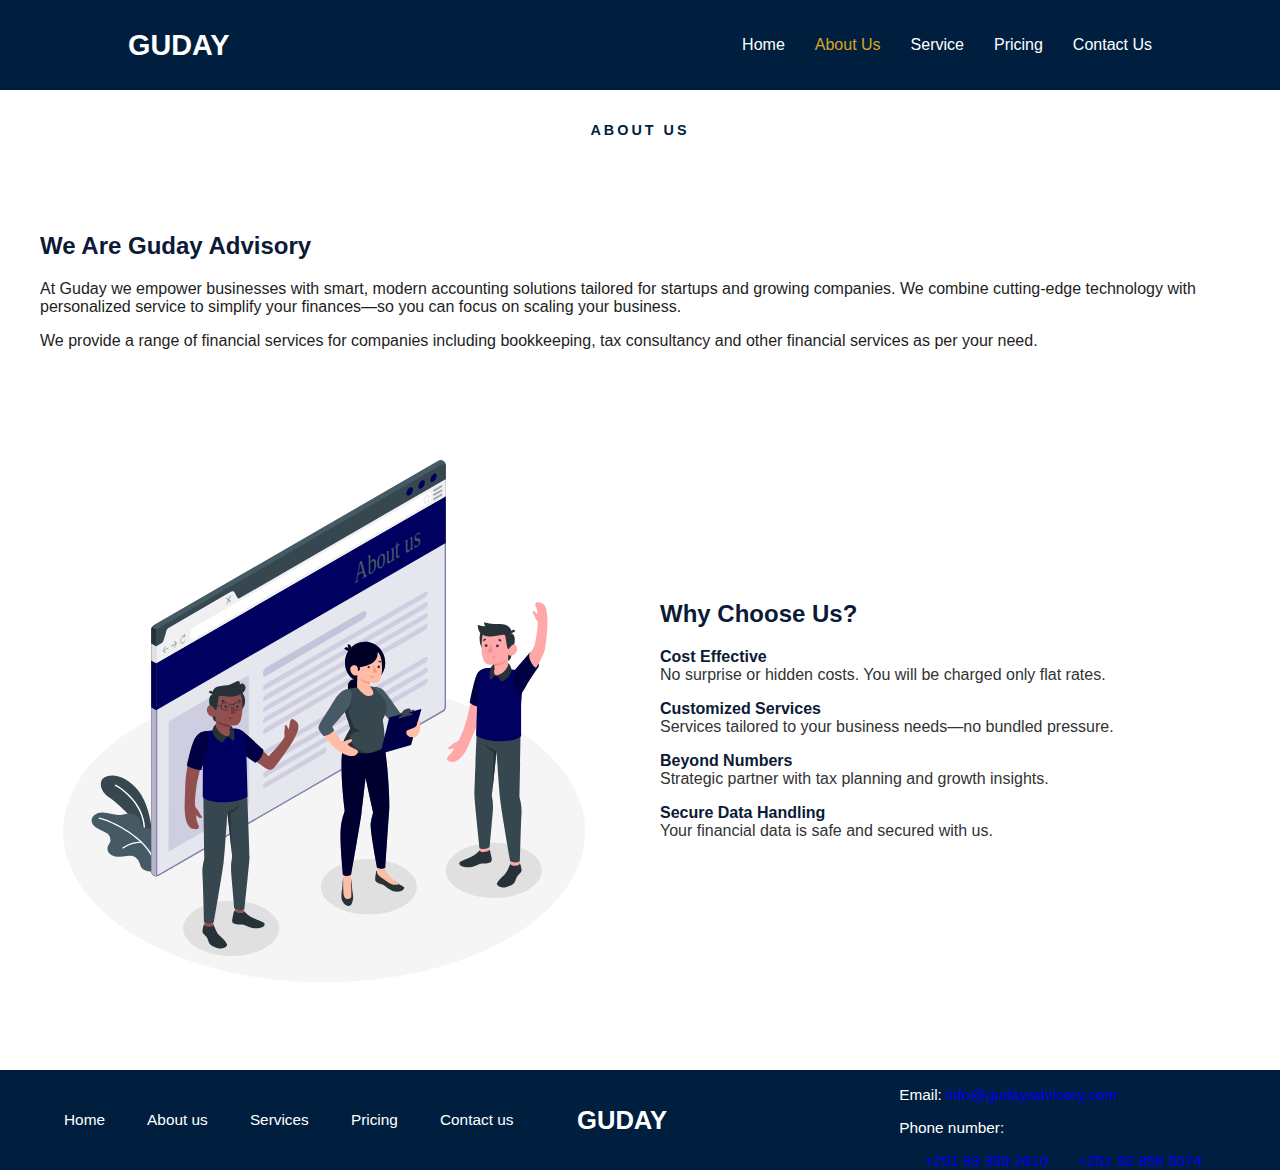
<file: Aboutus.html>
<!DOCTYPE html>
<html lang="en">
  <head>
    <meta charset="UTF-8" />
    <meta name="viewport" content="width=device-width, initial-scale=1.0" />
    <title>About Us-Guday Advisory</title>
    <link rel="stylesheet" href="about.css" />
      <link rel="icon" href="favicon.png" type="image/png"/>

    <link
      href="https://fonts.googleapis.com/css2?family=DM+Sans&display=swap"
      rel="stylesheet"
    />
    <link
      href="https://fonts.googleapis.com/css2?family=Inter&display=swap"
      rel="stylesheet"
    />
  </head>
  <body>
   <nav class="main-nav">
        <a href="index.html" class="logo">GUDAY</a>


  <!-- Hidden checkbox toggle -->
  <input type="checkbox" id="menu-toggle" class="menu-toggle" />


  <label for="menu-toggle" class="burger">
    <div class="line"></div>
    <div class="line"></div>
    <div class="line"></div>
  </label>
  <ul class="nav-links">
    <li><a href="index.html">Home</a></li>
    <li><a href="Aboutus.html" class="active">About Us</a></li>
    <li><a href="Services.html">Service</a></li>
    <li><a href="Pricing.html">Pricing</a></li>
    <li><a href="Contact us.html">Contact Us</a></li>
  </ul>
</nav>


    <p class="aboutus-heading">ABOUT US</p>

    <div class="container">
      <!-- About Section -->
      <section class="about-section">
        <div class="about-text">
          <h2>We Are Guday Advisory </h2>
          <p>
            At Guday  we empower businesses with smart, modern
            accounting solutions tailored for startups and growing companies. We
            combine cutting-edge technology with personalized service to
            simplify your finances—so you can focus on scaling your business.
          </p>
          <p>
            We provide a range of financial services for companies including
            bookkeeping, tax consultancy and other financial services as per
            your need.
          </p>
        </div>
      </section>

      <!-- Why Choose Us Section -->
      <section class="why-choose">
        <div class="why-img">
          <img src="About us page-amico.svg" alt="Team at work" />
        </div>
        <div class="why-list">
          <h2>Why Choose Us?</h2>
          <ul>
            <li>
              Cost Effective
              <span
                >No surprise or hidden costs. You will be charged only flat
                rates.</span
              >
            </li>
            <li>
              Customized Services
              <span
                >Services tailored to your business needs—no bundled
                pressure.</span
              >
            </li>
            <li>
              Beyond Numbers
              <span
                >Strategic partner with tax planning and growth insights.</span
              >
            </li>
            <li>
              Secure Data Handling
              <span>Your financial data is safe and secured with us.</span>
            </li>
          </ul>
        </div>
      </section>
    </div>
    <footer class="footer">
    <div class="footer-links-section">
        <h4 class="link-texts"><a href="index.html" class="footer-links">Home</a></h4>
        <h4 class="link-texts"><a href="Aboutus.html" class="footer-links">About us</a></h4>
        <h4 class="link-texts"><a href="Services.html" class="footer-links">Services</a></h4>
        <h4 class="link-texts"><a href="Pricing.html" class="footer-links">Pricing</a></h4>
        <h4 class="link-texts"><a href="Contact us.html" class="footer-links">Contact us</a></h4>
    </div>
    <a href="index.html"><h2 class="logo" id="footer-logo">GUDAY</h2></a>
    <div class="contact-info">
      <p><b>Email:</b><a class="footer-email" href="mailto:info@gudayadvisory.com" target="_blank" rel="noopener noreferrer"> info@gudayadvisory.com</a></p>
      <p><b>Phone number: </b></p>
      <div class="phone-numbers">
        <a href="tel:+251933592610" class="phone"> +251 93 359 2610</a>
        <a href="tel:+251928565074" class="phone"> +251 92 856 5074</a>
      </div>
    </div>
  </footer>

    </style>
  </body>
</html>
</file>
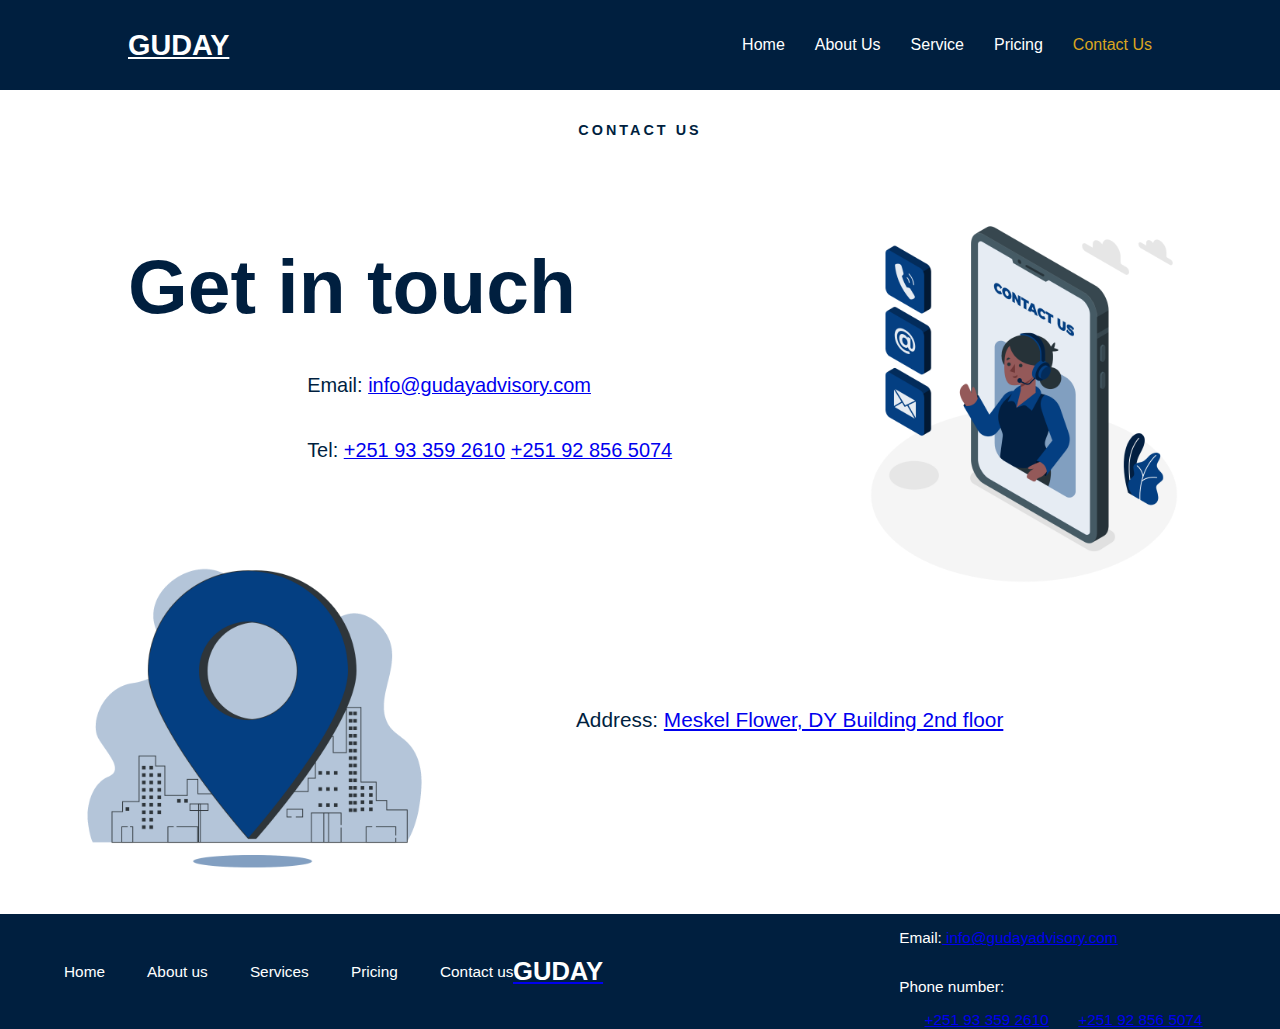
<file: Contact us.html>
<!DOCTYPE html>
<html lang="en">
<head>
  <meta charset="UTF-8" />
  <meta name="viewport" content="width=device-width, initial-scale=1.0" />
  <title>Contact Us-Guday Advisory</title>
  <link rel="stylesheet" href="contactUs.css" /> 
    <link rel="icon" href="favicon.png" type="image/png"/>

  <link href="https://fonts.googleapis.com/css2?family=DM+Sans:wght@400;700;900&display=swap" rel="stylesheet">

    <link
      href="https://fonts.googleapis.com/css2?family=Inter&display=swap"
      rel="stylesheet"
    />
</head>


<body>
   <nav class="main-nav">
  <a href="index.html" class="logo">GUDAY</a>

  <!-- Hidden checkbox toggle -->
  <input type="checkbox" id="menu-toggle" class="menu-toggle" />


  <label for="menu-toggle" class="burger">
    <div class="line"></div>
    <div class="line"></div>
    <div class="line"></div>
  </label>
  <ul class="nav-links">
    <li><a href="index.html">Home</a></li>
    <li><a href="Aboutus.html">About Us</a></li>
    <li><a href="Services.html">Service</a></li>
    <li><a href="Pricing.html">Pricing</a></li>
    <li><a href="Contact us.html" class="active">Contact Us</a></li>
  </ul>
</nav>

  <!--Contact text-->
  <p class="contact-heading" >CONTACT US</p>

  
  <!-- Contact Section -->
  <section class="contact-section">
    
    <!-- Left Side: Contact Info -->
    <div class="contact-info">
      <h2 class="contact-title">Get in touch</h2>
      <p class="contact-email">Email: <a class="main-email" href="mailto:info@gudayadvisory.com" target="_blank" rel="noopener noreferrer"> info@gudayadvisory.com</a></p>
      <p class="contact-phone">Tel:
        <a href="tel:+251933592610" class="contact-phone-number"> +251 93 359 2610</a>
        <a href="tel:+251928565074" class="contact-phone-number"> +251 92 856 5074</a>
      </p>
    </div> 

    <!-- Right Side: Illustration -->
    <div class="contact-illustration">
      <!-- Placeholder for contact illustration -->
      <img src="Contact us-amico (2).png" alt="Contact Us Illustration">
    </div>
    </section>

    <!-- Address Block -->

  <section class="address-section">

      <!-- Address Block -->
      <div class="address-block">
        <div class="map-icon">
          <!-- Placeholder for map icon -->
          <img src="Address-bro (1).png" alt="Map Icon">
        </div>

        <div class="address-text">
          <p>Address: <a class="location-link" href="https://maps.app.goo.gl/6jETHKJ6YdAhX7oR6" target="_blank" rel="noopener noreferrer">Meskel Flower, DY Building 2nd floor</a></a></p>
        </div>
        
      
      </div>

    </div>
  </section>

  <!-- Footer Section -->
  <footer class="footer">
    <div class="footer-links-section">
        <h4 class="link-texts"><a href="index.html" class="footer-links">Home</a></h4>
        <h4 class="link-texts"><a href="Aboutus.html" class="footer-links">About us</a></h4>
        <h4 class="link-texts"><a href="Services.html" class="footer-links">Services</a></h4>
        <h4 class="link-texts"><a href="Pricing.html" class="footer-links">Pricing</a></h4>
        <h4 class="link-texts"><a href="Contact us.html" class="footer-links">Contact us</a></h4>
    </div>
    <a href="index.html"><h2 class="logo" id="footer-logo">GUDAY</h2></a>
    <div class="contact-info">
      <p><b>Email:</b><a class="footer-email" href="mailto:info@gudayadvisory.com" target="_blank" rel="noopener noreferrer"> info@gudayadvisory.com</a></p>
      <p><b>Phone number: </b></p>
      <div class="phone-numbers">
        <a href="tel:+251933592610" class="phone"> +251 93 359 2610</a>
        <a href="tel:+251928565074" class="phone"> +251 92 856 5074</a>
      </div>
    </div>
  </footer>

</body>
</html>
</file>
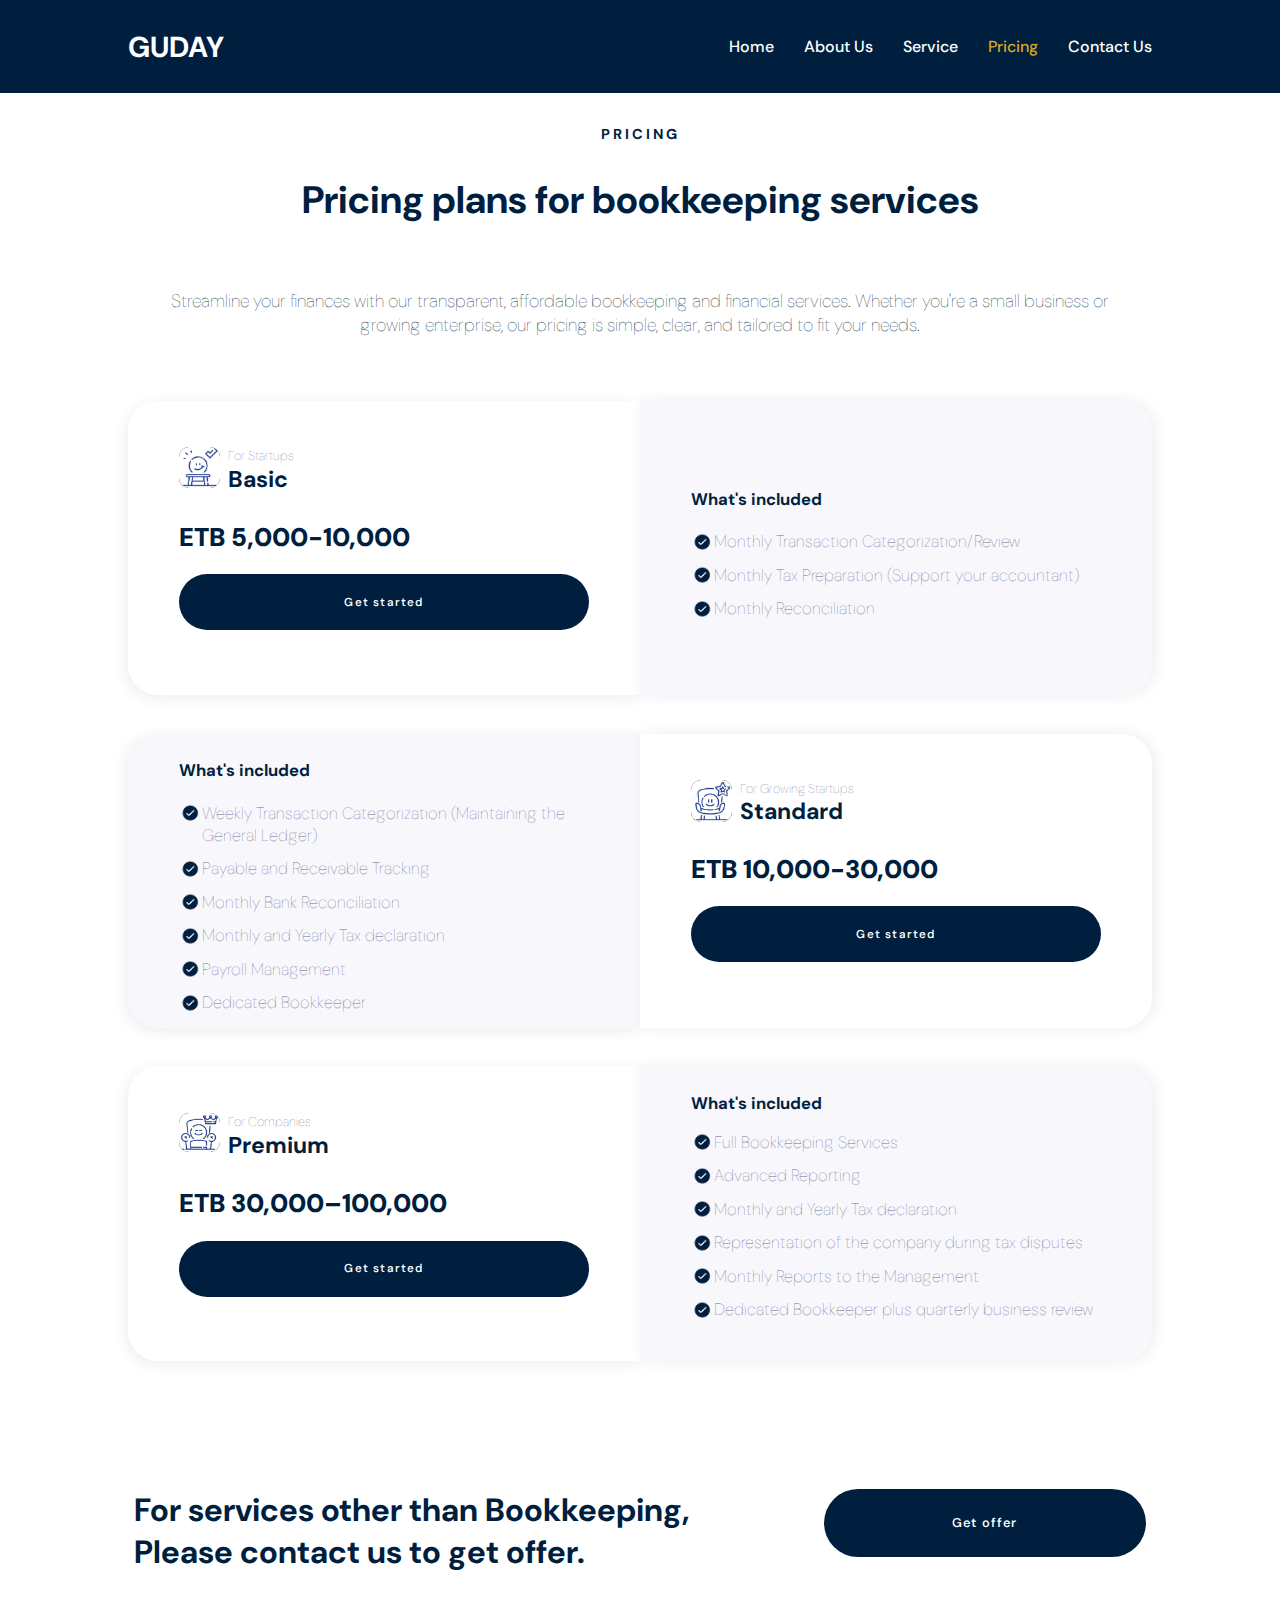
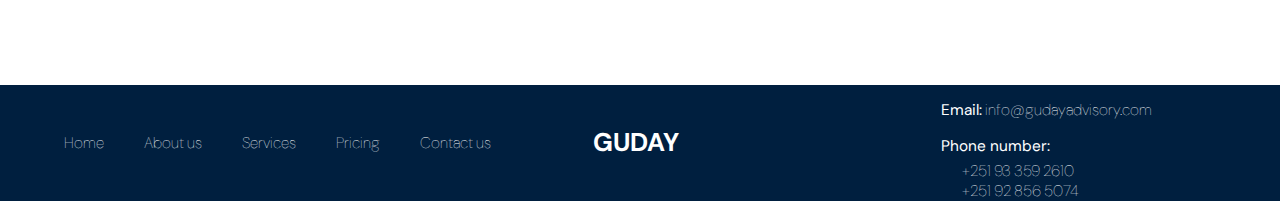
<file: Pricing.html>
<!DOCTYPE html>
<html lang="en">
<head>
  <meta charset="UTF-8">
  <meta name="viewport" content="width=device-width, initial-scale=1.0"/>
  <title>Pricing Plans-Guday Advisory</title>
  <link rel="stylesheet" href="Pricing.css">
  <link rel="icon" href="favicon.png" type="image/png"/>
  <link href="https://fonts.googleapis.com/css2?family=DM+Sans:wght@400;700;900&display=swap" rel="stylesheet">
</head>
<body>

  
  <body>
    <nav class="main-nav">
      <a href="index.html" class="logo">GUDAY</a>
      <input type="checkbox" id="menu-toggle" class="menu-toggle" />

      <label for="menu-toggle" class="burger">
        <div class="line"></div>
        <div class="line"></div>
        <div class="line"></div>
      </label>
      <ul class="nav-links">
        <li><a href="index.html">Home</a></li>
        <li><a href="Aboutus.html">About Us</a></li>
        <li><a href="Services.html">Service</a></li>
        <li><a href="Pricing.html" class="active">Pricing</a></li>
        <li><a href="Contact us.html">Contact Us</a></li>
      </ul>
    </nav>

  <!-- Main Content Section -->
  <main class="pricing-page">

    <p class="pricing-heading" >PRICING</p>

    <!-- Intro Section -->
    <section class="intro-section">
      <h2 class="page-title">Pricing plans for bookkeeping services</h2>
      <p class="page-description">
        Streamline your finances with our transparent, affordable bookkeeping and financial services.
        Whether you're a small business or growing enterprise, our pricing is simple, clear, and tailored to fit your needs.
      </p>
    </section>

    <!-- Basic Plan -->
    <section class="pricing-card-basic">
      <div class="basic-left-section">
        <div class="basic-left-content">
          <div class="basic-intro-container">
            <img class="basic-icon" src="basic-pricing-icon.PNG" alt="Basic Plan Icon">
            <div class="basic-plan-intro-title">
              <p class="basic-plan-intro">For Startups</p>
              <h3 class="basic-plan-title">Basic</h3>
            </div>
          </div>
          <p class="basic-price-range"><strong>ETB 5,000-10,000</strong></p>
            <a class="btn-basic" href="Contact us.html"><span>Get started</span></a>
        </div>
      </div>
      <div class="basic-right-section">
        <div class="basic-right-content">  
          <p class="basic-right-title">What's included</p>        
          <ul class="basic-right-list">
            <li class="basic-right-lists" >Monthly Transaction Categorization/Review</li>
            <li class="basic-right-lists" >Monthly Tax Preparation (Support your accountant)</li>
            <li class="basic-right-lists" >Monthly Reconciliation</li>
          </ul>
        </div>
      </div>
      
    </section>

    <!-- Standard Plan -->
    <section class="pricing-card-standard">
      <div class="standard-left-section">
        <div class="standard-left-content">  
          <p class="standard-left-title">What's included</p>        
          <ul class="standard-left-list">
            <li class="standard-left-lists">Weekly Transaction Categorization (Maintaining the General Ledger)</li>
            <li class="standard-left-lists">Payable and Receivable Tracking</li>
            <li class="standard-left-lists">Monthly Bank Reconciliation</li>
            <li class="standard-left-lists">Monthly and Yearly Tax declaration</li>
            <li class="standard-left-lists">Payroll Management</li>
            <li class="standard-left-lists">Dedicated Bookkeeper</li>
          </ul>
        </div>
      </div>
      <div class="standard-right-section">
        <div class="standard-right-content">
          <div class="standard-intro-container">
            <img class="standard-icon" src="standard-pricing-icon.PNG" alt="Standard Plan Icon">
            <div class="standard-plan-intro-title">
              <p class="standard-plan-intro">For Growing Startups</p>
              <h3 class="standard-plan-title">Standard</h3>
            </div>
          </div>
          <p class="standard-price-range"><strong>ETB 10,000-30,000</strong></p>
            <a class="btn-standard" href="Contact us.html"><span>Get started</span></a>
        </div>
      </div>
    </section>

<!-- Premium Plan -->
<section class="pricing-card-premium">
  <div class="premium-left-section">
    <div class="premium-left-content">
      <div class="premium-intro-container">
        <img class="premium-icon" src="premium-pricing-icon.PNG" alt="Premium Plan Icon">
        <div class="premium-plan-intro-title">
          <p class="premium-plan-intro">For Companies</p>
          <h3 class="premium-plan-title">Premium</h3>
        </div>
      </div>
      <p class="premium-price-range"><strong>ETB 30,000–100,000</strong></p>
        <a class="btn-premium" href="Contact us.html"><span>Get started</span></a>
    </div>
  </div>
  <div class="premium-right-section">
    <div class="premium-right-content">  
      <p class="premium-right-title">What's included</p>        
      <ul class="premium-right-list">
        <li class="premium-right-lists">Full Bookkeeping Services</li>
        <li class="premium-right-lists">Advanced Reporting</li>
        <li class="premium-right-lists">Monthly and Yearly Tax declaration</li>
        <li class="premium-right-lists">Representation of the company during tax disputes</li>
        <li class="premium-right-lists">Monthly Reports to the Management</li>
        <li class="premium-right-lists">Dedicated Bookkeeper plus quarterly business review</li>
      </ul>
    </div>
  </div>
</section>


    <!-- Custom Offer Section -->
    <section class="custom-offer">
      <P id="custom-offer-text">For services other than Bookkeeping, <br> Please contact us to get offer.</p>
      <a class="btn-get-offer" href="Contact us.html"><span>Get offer</span></a>
    </section>

  </main>

  <!-- Footer Section -->
  <footer class="footer">
    <div class="footer-links-section">
        <h4 class="link-texts"><a href="index.html" class="footer-links">Home</a></h4>
        <h4 class="link-texts"><a href="Aboutus.html" class="footer-links">About us</a></h4>
        <h4 class="link-texts"><a href="Services.html" class="footer-links">Services</a></h4>
        <h4 class="link-texts"><a href="Pricing.html" class="footer-links">Pricing</a></h4>
        <h4 class="link-texts"><a href="Contact us.html" class="footer-links">Contact us</a></h4>
    </div>
    <a href="index.html"><h2 class="logo" id="footer-logo">GUDAY</h2></a>
    <div class="contact-info">
      <p><b>Email:</b><a class="footer-email" href="mailto:info@gudayadvisory.com" target="_blank" rel="noopener noreferrer"> info@gudayadvisory.com</a></p>
      <p><b>Phone number: </b></p>
      <div class="phone-numbers">
        <a href="tel:+251933592610" class="phone"> +251 93 359 2610</a>
        <a href="tel:+251928565074" class="phone"> +251 92 856 5074</a>
      </div>
    </div>
  </footer>
</body>
</html>
</file>
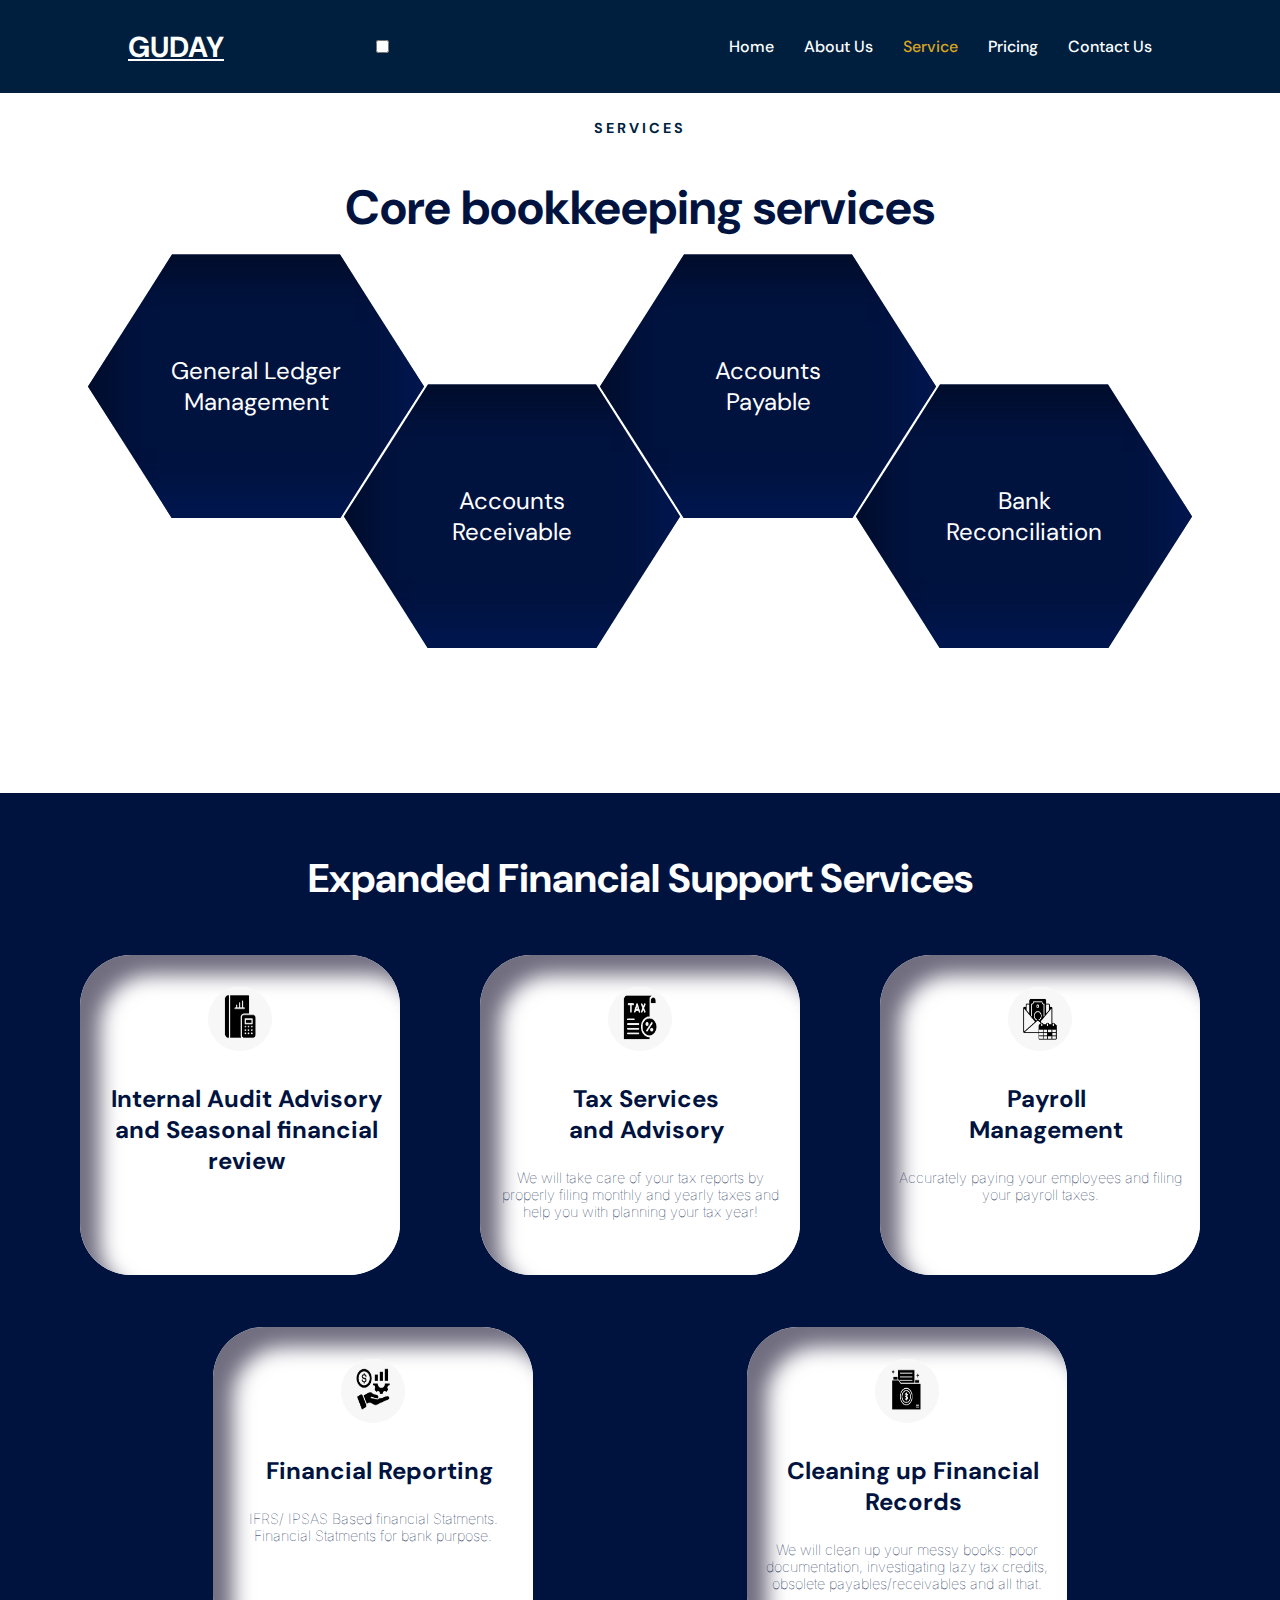
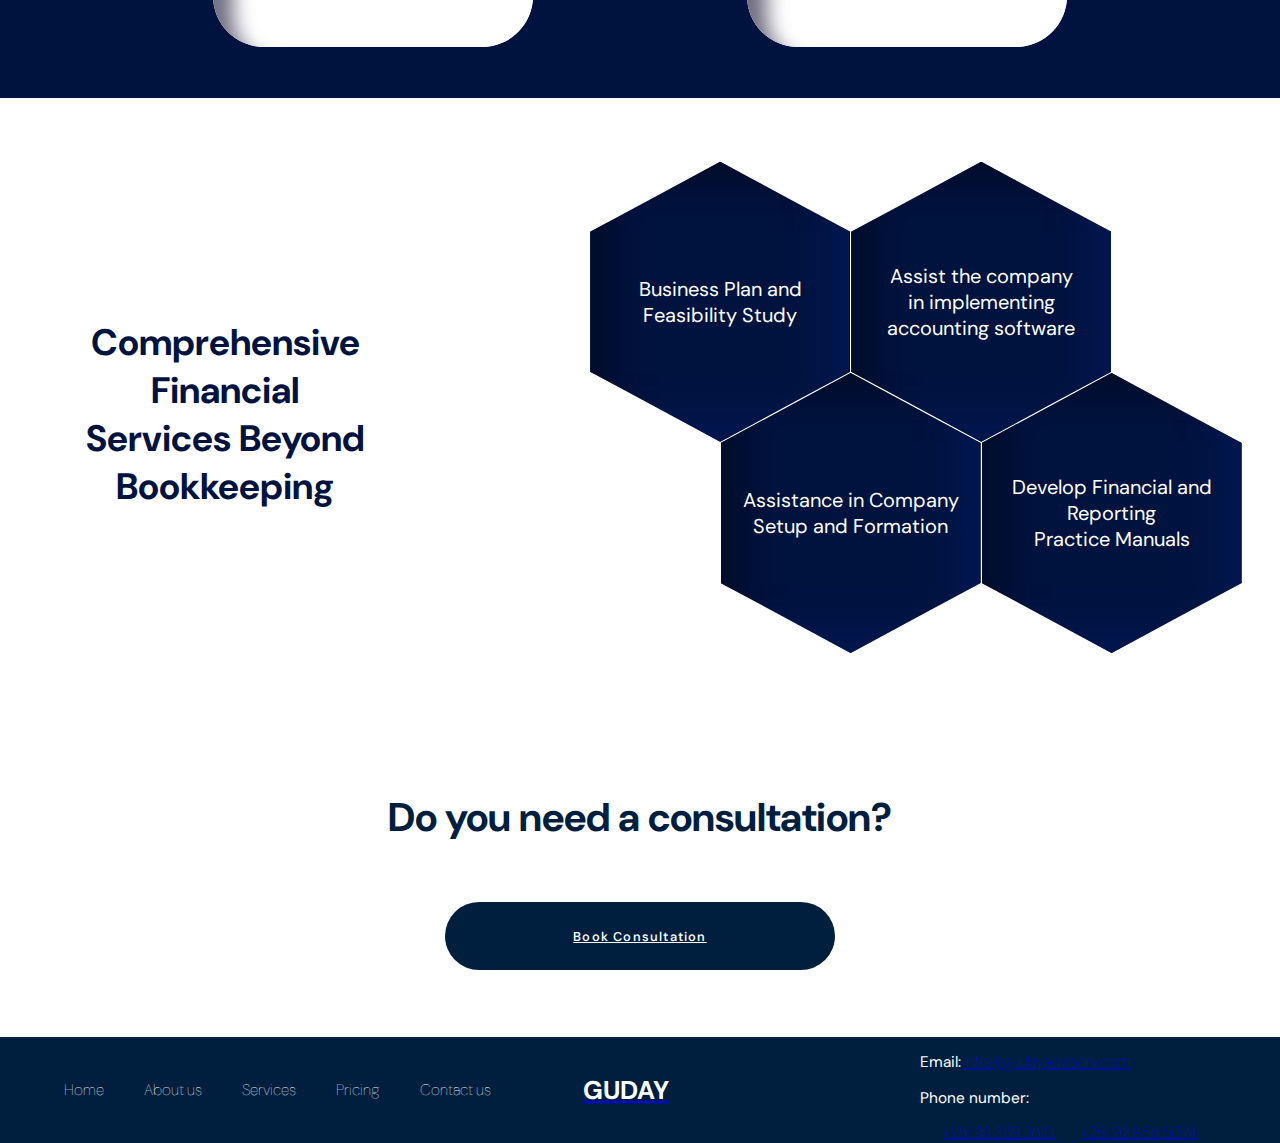
<file: Services.html>
<!DOCTYPE html>
<html lang="en">
  <head>
    <meta charset="UTF-8" />
    <meta name="viewport" content="width=device-width, initial-scale=1.0" />
    <title>Services-Guday Advisory</title>
    <link rel="stylesheet" href="Services.css" />
    <link rel="icon" href="favicon.png" type="image/png" />
    <link
      href="https://fonts.googleapis.com/css2?family=DM+Sans:wght@400;700;900&display=swap"
      rel="stylesheet"
    />

    <link
      href="https://fonts.googleapis.com/css2?family=Inter&display=swap"
      rel="stylesheet"
    />
  </head>

  <body>
    <nav class="main-nav">
      <a href="index.html" class="logo">GUDAY</a>

      <!-- Hidden checkbox toggle -->
      <input type="checkbox" id="menu-toggle" class="menu-toggle" />

      <label for="menu-toggle" class="burger">
        <div class="line"></div>
        <div class="line"></div>
        <div class="line"></div>
      </label>
      <ul class="nav-links">
        <li><a href="index.html">Home</a></li>
        <li><a href="Aboutus.html">About Us</a></li>
        <li><a href="Services.html" class="active">Service</a></li>
        <li><a href="Pricing.html">Pricing</a></li>
        <li><a href="Contact us.html">Contact Us</a></li>
      </ul>
    </nav>
    <!--Services text-->
    <p class="services-heading">SERVICES</p>

    <!-- Core Bookkeeping Services Section -->
    <h2 class="first-section-title">Core bookkeeping services</h2>
    <section class="core-services">
      <div class="core-service-boxes">
        <div class="core-service-box-top core-phone-bottom">
          General Ledger <br />
          Management
        </div>
        <div class="core-service-box-bottom core-phone-bottom">
          Accounts<br />
          Receivable
        </div>
        <div class="core-service-box-top core-phone-top">
          Accounts<br />
          Payable
        </div>
        <div class="core-service-box-bottom core-phone-top">
          Bank<br />
          Reconciliation
        </div>
      </div>
    </section>

    <!-- Expanded Financial Support Services Section -->
    <section class="expanded-services">
      <h2 class="second-section-title">Expanded Financial Support Services</h2>
      <div class="expanded-services-items-top">
        <div class="expanded-service-item">
          <img
            class="expanded-service-item-icon"
            src="bookkeeping-icon.PNG"
            alt="Payroll Icon"
          />
          <section id="bookkeeping"></section>
          <h3 class="expanded-service-item-title">
            Internal Audit Advisory and Seasonal financial review
          </h3>
          <!-- <p class="expanded-service-item-content">
            We will help you to be clean and current with our dedicated teams to
            book and organize your financials.
          </p> -->
        </div>
        <div class="expanded-service-item">
          <img
            class="expanded-service-item-icon"
            src="tax-icon.PNG"
            alt="Payroll Icon"
          />
          <section id="tax"></section>
          <h3 class="expanded-service-item-title">
            Tax Services <br />
            and Advisory
          </h3>
          <p class="expanded-service-item-content">
            We will take care of your tax reports by properly filing monthly and
            yearly taxes and help you with planning your tax year!
          </p>
        </div>
        <div class="expanded-service-item">
          <img
            class="expanded-service-item-icon"
            src="payroll-icon.PNG"
            alt="Payroll Icon"
          />
          <section id="payroll"></section>
          <h3 class="expanded-service-item-title">
            Payroll <br />
            Management
          </h3>
          <p class="expanded-service-item-content">
            Accurately paying your employees and filing your payroll taxes.
          </p>
        </div>
      </div>
      <div class="expanded-services-items-bottom">
        <div class="expanded-service-item">
          <img
            class="expanded-service-item-icon"
            src="finance managment.PNG"
            alt="Payroll Icon"
          />
          <section id="reporting"></section>
          <h3 class="expanded-service-item-title">Financial Reporting</h3>
          <p class="expanded-service-item-content">
            IFRS/ IPSAS Based financial Statments. Financial Statments for bank
            purpose.
          </p>
        </div>
        <div class="expanded-service-item">
          <img
            class="expanded-service-item-icon"
            src="Cleaning up Financial Records.PNG"
            alt="Payroll Icon"
          />
          <h3 class="expanded-service-item-title">
            Cleaning up Financial Records
          </h3>
          <p class="expanded-service-item-content">
            We will clean up your messy books: poor documentation, investigating
            lazy tax credits, obsolete payables/receivables and all that.
          </p>
        </div>
      </div>
    </section>

    <!-- Comprehensive Financial Services Section -->
    <section class="comprehensive-services">
      <h2 class="third-section-title">
        Comprehensive Financial<br />
        Services Beyond Bookkeeping
      </h2>
      <div class="comprehensive-services-boxes">
        <div class="service-tags-top">
          <div class="tag-1">Business Plan and Feasibility Study</div>
          <div class="tag-2">
            Assist the company <br />in implementing <br />accounting software
          </div>
        </div>
        <div class="service-tags-bottom">
          <div class="tag-3">Assistance in Company Setup and Formation</div>
          <div class="tag-4">
            Develop Financial and <br />
            Reporting <br />
            Practice Manuals
          </div>
        </div>
      </div>
    </section>

    <section class="consultation-section">
      <h2 class="consultation-title">Do you need a consultation?</h2>
      <a href="Contact us.html" class="consultation-button"
        ><span>Book Consultation</span></a
      >
    </section>

    <!-- Footer Section -->
    <footer class="footer">
      <div class="footer-links-section">
        <h4 class="link-texts">
          <a href="index.html" class="footer-links">Home</a>
        </h4>
        <h4 class="link-texts">
          <a href="Aboutus.html" class="footer-links">About us</a>
        </h4>
        <h4 class="link-texts">
          <a href="Services.html" class="footer-links">Services</a>
        </h4>
        <h4 class="link-texts">
          <a href="Pricing.html" class="footer-links">Pricing</a>
        </h4>
        <h4 class="link-texts">
          <a href="Contact us.html" class="footer-links">Contact us</a>
        </h4>
      </div>
      <a href="index.html"><h2 class="logo" id="footer-logo">GUDAY</h2></a>
      <div class="contact-info">
        <p>
          <b>Email:</b
          ><a
            class="footer-email"
            href="mailto: info@gudayadvisory.com"
            target="_blank"
            rel="noopener noreferrer"
          >
            info@gudayadvisory.com</a
          >
        </p>
        <p><b>Phone number: </b></p>
        <div class="phone-numbers">
          <a href="tel:+251933592610" class="phone"> +251 93 359 2610</a>
          <a href="tel:+251928565074" class="phone"> +251 92 856 5074</a>
        </div>
      </div>
    </footer>
  </body>
</html>
</file>
<file: about.css>
body {
        margin: 0;
        font-family: "Segoe UI", sans-serif;
        color: #1e1e1e;
        background-color: #ffffff;
      }

      a{
        text-decoration: none;
      }

      header.hero {
        background: whitesmoke;
        height: 60vh;
        display: flex;
        align-items: center;
        justify-content: center;
        color: white;
        text-align: center;
      }

      header.hero h1 {
        font-size: 3rem;
        background: rgba(0, 0, 50, 0.6);
        padding: 20px 40px;
        border-radius: 8px;
      }
        /* Navigation Bar */
.main-nav {
  display: flex;
  justify-content: space-between;
  align-items: center;
  background-color: #001f3f; /* Navy Blue */
  padding: 20px 10%;
  /*position: sticky;*/
  top: 0;
  z-index: 1000;
}

.logo {
  color: white;
  font-size: 1.8rem;
  font-weight: bold;
}

/* Nav Links */
.nav-links {
  list-style: none;
  display: flex;
  gap: 30px;
}

.nav-links li a {
  text-decoration: none;
  color: white;
  font-weight: 500;
  transition: color 0.3s ease;
}

.nav-links li a:hover,
.nav-links li a.active {
  color: goldenrod; /* Highlight color on hover or active */
}
.burger {
        display: none;
        flex-direction: column;
        gap: 5px;
        cursor: pointer;
      }

      .burger .line {
        width: 25px;
        height: 3px;
        background: white;
      }

.aboutus-heading{
    margin-top: 2.5%;
    text-align: center;
    font-weight: bold;
    font-size: 90%;
    color: #001F3F;
    letter-spacing: 3px
}
.first-section-title{
    text-align: center;
    font-weight:bolder;
    font-size: 300%;
}
      .container {
        max-width: 1200px;
        margin: auto;
        padding: 60px 20px;
      }

      .about-section {
        display: flex;
        flex-wrap: wrap;
        margin-bottom: 60px;
      }

      .about-text {
        flex: 1;
        padding-right: 30px;
      }

      h2 {
        color: #0b1a36;
        margin-bottom: 20px;
      }

      .why-choose {
        display: flex;
        flex-wrap: wrap;
        align-items: center;
        gap: 40px;
      }

      .why-img {
        flex: 1;
      }

      .why-img img {
        width: 100%;
        border-radius: 8px;
      }

      .why-list {
        flex: 1;
      }

      .why-list ul {
        list-style: none;
        padding: 0;
      }

      .why-list li {
        margin-bottom: 16px;
        font-weight: bold;
        color: #0b1a36;
      }

      .why-list li span {
        display: block;
        font-weight: normal;
        color: #333;
      }
      /* FOOTER */

footer{
    display: flex;
    justify-content: space-between;
    align-items: center;
    background-color: #001F3F;
    color: white;
    font-size: 1.2w;
}

.footer-links-section{
    display: flex;
    justify-content: space-between;
    text-align: center;
    margin-left: 5%;
    font-size: 90%;
    gap: 15%;
}

.link-texts, .phone,.contact-info{
    white-space: nowrap; 
    font-weight: lighter;
    font-size: 1.2vw;
    font-family: DMSans, sans-serif;

}

.footer-links{
    color: white;
    text-decoration: none;
}

#footer-logo{
    font-size: 2vw;
}

a{
    text-decoration: none;
}

.contact-info{
    margin-right: 10%;
}

.phone{
    margin-left: 10%;
}

     
  
.menu-toggle {
  display: none;
}

@media (max-width: 800px) {
  .burger {
    display: flex;
  }

  .nav-links {
    display: none;
    position: absolute;
    top: 70px;
    right: 20px;
    width: 200px;
    flex-direction: column;
    background-color:navy;
    padding: 1rem;
    border-radius: 8px;
    z-index: 999;
  }

header.hero h1 {
    font-size: 2rem;
    padding: 15px 20px;
  }

  .container {
    flex-direction: column;
    padding: 1rem;
  }

  .about-section {
    flex-direction: column;
    text-align: center;
  }

  .about-text, .about-image {
    width: 100%;
  }
  .menu-toggle:checked ~ .nav-links {
    display: flex;
  }
  .why-choose {
    flex-direction: column;
    text-align: center;
    padding: 1rem;
  }

  .why-list {
    order: 2;
  }

  .why-img {
    order: 1;
  }

  footer{
        padding: 5%;
    }

  #footer-logo{
        align-items: start;
        order: 1;
        font-size: 4vw;
    }
    a{
      text-decoration: none;
    }

    .footer-links-section{
        flex-direction: column;
        align-items: center;
        order: 2;
        font-size: 10vw;
    }

    .link-texts,.contact-info,.phone{
        font-size: 2vw;
    }

    .contact-info,.phone{
        order: 3;
        font-size: 2.5vw;
        margin-right: 0;
    }
}
</file>
<file: contactUs.css>
.main-nav {
  display: flex;
  justify-content: space-between;
  align-items: center;
  background-color: #001f3f; /* Navy Blue */
  padding: 20px 10%;
  /*position: sticky;*/
  top: 0;
  z-index: 1000;
}

.logo {
  color: white;
  font-size: 1.8rem;
  font-weight: bold;
}

/* Nav Links */
.nav-links {
  list-style: none;
  display: flex;
  gap: 30px;
}

.nav-links li a {
  text-decoration: none;
  color: white;
  font-weight: 500;
  transition: color 0.3s ease;
}

.nav-links li a:hover,
.nav-links li a.active {
  color: goldenrod; /* Highlight color on hover or active */
}

.menu-toggle {
  display: none;
}

.burger {
        display: none;
        flex-direction: column;
        gap: 5px;
        cursor: pointer;
}

.burger .line {
    width: 25px;
    height: 3px;
    background: white;
}
/* END OF NAV BAR */

body{
    margin: 0;
    padding: 0;
    font-family: 'DMSans', sans-serif;
    color: #001F3F;
}

.main-nav {
  display: flex;
  justify-content: space-between;
  align-items: center;
  background-color: #001f3f; /* Navy Blue */
  padding: 20px 10%;
  /*position: sticky;*/
  top: 0;
  z-index: 1000;
}

.logo {
  color: white;
  font-size: 1.8rem;
  font-weight: bold;
}

/* Nav Links */
.nav-links {
  list-style: none;
  display: flex;
  gap: 30px;
}

.nav-links li a {
  text-decoration: none;
  color: white;
  font-weight: 500;
  transition: color 0.3s ease;
}

.nav-links li a:hover,
.nav-links li a.active {
  color: goldenrod; /* Highlight color on hover or active */
}
.contact-illustration{
    width: 30%;
    margin-right: 5%;
    overflow: hidden;
}
.contact-heading{
    margin-top: 2.5%;
    text-align: center;
    font-weight: bold;
    font-size: 90%;
    color: #001F3F;
    letter-spacing: 3px;
}

img{
    width: 100%;
    height: 100%;
    object-fit: cover;
}
.map-icon{
    width: 30%;
    margin-left: 5%;
}

.contact-section{
    margin-top: 5%;
    display: flex;
    justify-content: space-between;
}
.contact-info{
    display: flex;
    flex-direction: column;
    margin-left: 10%;
    justify-content:flex-start;
}

.contact-title{
    font-family: DMSans, sans-serif;
    color: #001F3F;
    font-weight: bold;
    font-size: 500%;
    margin-top: 9%;
    margin-bottom: 5%;
}

.contact-email, .contact-phone{
    font-family: DMSans, sans-serif;
    margin-bottom: 5%;
    margin-left: 40%;
    justify-content: space-evenly;
    font-size: 130%;
}

.address-block{
    margin-top: -5%;
    display:flex;
}

.address-text{
    display: flex;
    flex-direction: column;
    justify-content: center;
    margin-left: 10%;
    font-size: 130%;

}

/* FOOTER */

footer{
    display: flex;
    justify-content: space-between;
    align-items: center;
    background-color: #001F3F;
    color: white;
    font-size: 1.2w;
}

.footer-links-section{
    display: flex;
    justify-content: space-between;
    text-align: center;
    margin-left: 5%;
    font-size: 90%;
    gap: 15%;
}

.link-texts, .phone,.contact-info{
    white-space: nowrap; 
    font-weight: lighter;
    font-size: 1.2vw;
}

.footer-links{
    color: white;
    text-decoration: dotted;
}

#footer-logo{
    font-size: 2vw;
    /* for editing logo */
}

.contact-info{
    margin-right: 10%;
}

.phone{
    margin-left: 10%;
}


@media (max-width: 800px) {
    .burger {
        display: flex;
    }

    .nav-links {
        display: none;
        position: absolute;
        top: 70px;
        right: 20px;
        flex-direction: column;
        background-color:navy;
        padding: 1rem;
        border-radius: 8px;
        z-index: 999;
    }

    .menu-toggle:checked ~ .nav-links {
        display: flex;
    } 
    
    .contact-heading{
        display: none;
    }
    .contact-illustration, .map-icon {
        width: 60%;
        margin: 0;
    }
    
    .contact-section {
        flex-direction: column;
        align-items: center;
    }
    
    .contact-title {
        font-size: 8vw;
        text-align: center;
    }
    
    .contact-email, .contact-phone {
        margin-left: 0;
        text-align: center;
    }
    
    .address-block {
        flex-direction: column;
        align-items: center;
    }

    .address-text {
        margin: auto 10%;
        text-align: justify;
        display: flex;
        font-size: 4vw;   
    }

    footer{
        padding: 5%;
    }

    #footer-logo{
        align-items: start;
        order: 1;
        font-size: 4vw;
    }

    .footer-links-section{
        flex-direction: column;
        align-items: center;
        order: 2;
        font-size: 10vw;
    }

    .link-texts,.contact-info,.phone{
        font-size: 2vw;
    }

    .contact-info,.phone{
        order: 3;
        font-size: 2.5vw;
        margin-right: 0;
    }
}
</file>
<file: Pricing.css>
/* HEADER GOES HERE */

.main-nav {
  display: flex;
  justify-content: space-between;
  align-items: center;
  background-color: #001f3f; /* Navy Blue */
  padding: 20px 10%;
  /*position: sticky;*/
  top: 0;
  z-index: 1000;
}

.logo {
  color: white;
  font-size: 1.8rem;
  font-weight: bold;
   transition: color 0.3s ease;
}
.logo:hover {
  color: gold;
}

/* Nav Links */
.nav-links {
  list-style: none;
  display: flex;
  gap: 30px;
}

.nav-links li a {
  text-decoration: none;
  color: white;
  font-weight: 500;
  transition: color 0.3s ease;
}

.nav-links li a:hover,
.nav-links li a.active {
  color: goldenrod; /* Highlight color on hover or active */
}

.menu-toggle {
  display: none;
}

.burger {
        display: none;
        flex-direction: column;
        gap: 5px;
        cursor: pointer;
}

.burger .line {
    width: 25px;
    height: 3px;
    background: white;
}
/* END OF NAV BAR */

body{
    margin: 0;
    font-family: 'DM Sans', sans-serif;
    color: #001F3F;
}

a{
    text-decoration: none;
}

.basic-right-list, .standard-left-list, .premium-right-list{
    margin-top: 0.5vw;
    list-style: none;
    padding-left: 0;
}

.basic-right-list li, .standard-left-list li, .premium-right-list li {
  position: relative;
  padding-left: 1.8vw;
  margin-bottom: 0.9vw;
}

.basic-right-list li::before, .standard-left-list li::before, .premium-right-list li::before {
  content: "";
  position: absolute;
  left: 0;
  top: 0.2vw;
  width: 1.7vw;
  height: 1.7vw;
  background-image: url('list-icon.PNG');
  background-size: contain;
  background-repeat: no-repeat;
}

.pricing-heading{
    margin-top: 2.5%;
    text-align: center;
    font-weight: bold;
    font-size: 90%;
    color: #001F3F;
    letter-spacing: 3px;
}

.page-title{
    text-align: center;
    font-weight:bolder;
    font-size: 3vw;
}

.page-description{
    text-align: center;
    font-weight:lighter;
    font-size: 1.4vw;
    margin: 5% 12%;
}

.pricing-card-basic,.pricing-card-standard,.pricing-card-premium{
    display: flex;
    justify-content: center;
    height: 23vw;
    color:#001F3F;
    margin: 3vw 0%;
}

.basic-left-section, .basic-right-section, .standard-left-section, .standard-right-section,.premium-left-section, .premium-right-section{
    height: 100%;
    width: 40%;
}

.basic-left-section, .standard-right-section, .premium-left-section{
    border-radius: 30px 0px 0px 30px;
    background-color: white;
    box-shadow: -2px 3px 15px #ecedee;
}

.basic-left-content, .standard-right-content, .premium-left-content{
    margin: 9% 10%;
}

.basic-intro-container, .standard-intro-container, .premium-intro-container{
    margin-top: 6%;
    display: flex;
    gap: 2%;
}

.basic-icon, .standard-icon, .premium-icon{
    width: 10%;
    height: 10%;
    background-color: black;
    border-radius: 10px;
}

.basic-plan-intro-title, .standard-plan-intro-title, .premium-plan-intro-title{
    display: flex;
    flex-direction: column;
    justify-content: end;
}

.basic-plan-intro, .standard-plan-intro, .premium-plan-intro{
    margin-top: 0%;
    font-size: 1vw;
    color: #6F6C90;
    font-weight: lighter;
}

.basic-plan-title, .standard-plan-title, .premium-plan-title{
    margin-top: -20%;
    font-size: 1.8vw;
}

.basic-price-range, .standard-price-range, .premium-price-range{
    font-size: 2vw;
    font-weight: 600;
    margin: 1% 0%;
}

.btn-basic, .btn-standard, .btn-premium{
    display: flex;
    justify-content: center;
    background-color:#001F3F;
    color: white;
    border-radius: 100px;
    padding: 5% 39%;
    font-size: 0.9vw;
    font-weight: 550;
    border: none;
    margin: 5% 0%;
    letter-spacing: 1.2px;
    text-decoration: none;
}

.basic-right-section, .standard-left-section, .premium-right-section{
    background-color: #F7F7FC;
    border-radius: 0px 30px 30px 0px;
    box-shadow: 3px 0px 15px #ecedee;
}

.basic-right-content, .standard-left-content, .premium-right-content{
    margin: 5% 10%;
}

.basic-right-title, .standard-left-title, .premium-right-title{
    font-size: 1.3vw;
    font-weight: bolder;
}

.basic-right-lists, .standard-left-lists, .premium-right-lists{
    font-size: 1.3vw;
}

.basic-right-list, .standard-left-list, .premium-right-list{
    margin-top: 5%;
    font-size: 1vw;
    color: #6F6C90;
    font-weight: lighter;
}

.basic-right-content{
    margin: 17% 10%;
}

.standard-plan-title,.premium-plan-title{
    margin-top: -12%;
}

.standard-left-section{
    border-radius: 30px 0px 0px 30px;
    box-shadow: -2px 3px 15px #ecedee;
}

.standard-right-section{
    border-radius: 0px 30px 30px 0px;
    box-shadow: 3px 0px 15px #ecedee;
}

.premium-right-list{
    margin-top: 0%;
}

.premium-right-lists{
    margin-bottom: 0.7vw;
}

/* CUSTOM OFFER */

.custom-offer{
    display: flex;
    justify-content: space-evenly;
    margin: 5% 0%;
    flex-wrap: wrap;
}

#custom-offer-text{
    display: flex;
    margin-top: 5%;
    font-size: 2.5vw;
    font-weight: bold;    
}

.btn-get-offer{
    background-color:#001F3F;
    color: white;
    border-radius: 100px;
    padding: 2% 10%;
    font-size: 1vw;
    font-weight: 550;
    border: none;
    margin: 5% 0%;
    letter-spacing: 1.2px;
    text-decoration: none;
}

/* FOOTER */

footer{
    display: flex;
    justify-content: space-between;
    align-items: center;
    background-color: #001F3F;
    color: white;
    font-size: 1.2w;
}

.footer-links-section{
    display: flex;
    justify-content: space-between;
    text-align: center;
    margin-left: 5%;
    font-size: 90%;
    gap: 15%;
}

.link-texts, .phone,.contact-info{
    white-space: nowrap; 
    font-weight: lighter;
    font-size: 1.2vw;
}

.footer-links{
    color: white;
    text-decoration: none;
}

#footer-logo{
    font-size: 2vw;
}

.contact-info{
    margin-right: 10%;
}

.footer-email{
    color: white;
}

.phone-numbers{
    display: flex;
    flex-direction: column;
    margin-top: -5%;
}

.phone{
    margin-left: 10%;
    color: white;
}


/* PHONE DISPLAY */

@media (max-width: 800px) {
    .burger {
        display: flex;
    }

    .nav-links {
        display: none;
        position: absolute;
        top: 70px;
        right: 20px;
        width: 200px;
        flex-direction: column;
        background-color:navy;
        padding: 1rem;
        border-radius: 8px;
        z-index: 999;
    }

    .menu-toggle:checked ~ .nav-links {
        display: flex;
    }    

    .page-title{
        font-size: 190%;
    }

    .page-description{
        font-size: 80%;
        margin-bottom: 35%;
    }

    .pricing-card-basic,.pricing-card-standard,.pricing-card-premium{
        flex-direction: column;
        margin: 20% 0%;
        align-items: center;
        margin-bottom: 70%;
    }

    .pricing-card-standard{
        flex-direction: column-reverse;
    }

    .basic-left-section, .standard-right-section, .premium-left-section, .basic-right-section, .standard-left-section, .premium-right-section{
        width: 70%;
        border-radius: 30px 30px 0px 0px;
        padding-bottom: 20%;
    }

    .basic-right-section, .standard-left-section, .premium-right-section{
        background-color: #F7F7FC;
        border-radius: 0px 0px 30px 30px;
        box-shadow: 3px 0px 15px #ecedee;
    }

    .basic-icon, .standard-icon, .premium-icon{
        width: 13%;
        height: 13%;
    }

    .basic-plan-intro, .standard-plan-intro, .premium-plan-intro{
        font-size: 80%;
    }

    .basic-plan-title{
        font-size: 100%;
        margin-bottom: 15%;
    }

    .basic-price-range, .standard-price-range, .premium-price-range{
        font-size: 110%;
    }

    .btn-basic, .btn-standard, .btn-premium{
        font-size: 53%;
        padding: 5% 20%;
    }

    .basic-right-content{
        margin: 10% 10%;
    }

    .basic-right-title, .standard-left-title, .premium-right-title{
        font-size: 60%;
    }

    .basic-right-list li, .standard-left-list li, .premium-right-list li {
        padding-left: 2.2vw;
    }

    .basic-right-list li::before, .standard-left-list li::before, .premium-right-list li::before {
        top: 0.8vw;
    }

    .basic-right-lists{
        font-size: 220%;
    }

    .basic-right-list, .standard-left-list, .premium-right-list{
        font-size: 1.2vw;
        margin-top: 3%;
    }

    .standard-plan-title, .premium-plan-title{
        font-size: 100%;
        margin-bottom: 9%;
    }

    .standard-left-lists, .premium-right-lists{
        font-size: 180%;

    }
    .custom-offer{
        flex-direction: column;
        align-items: center;
        margin-top: -15%;
    }
    #custom-offer-text{
        font-size: 5vw;
        margin: auto 10%;
        text-align: center;
    }
    .btn-get-offer{
        padding: 2% 15%;
        font-size: 2vw;
    }

    footer{
        padding: 5%;
    }

    #footer-logo{
        align-items: start;
        order: 1;
        font-size: 4vw;
    }

    .footer-links-section{
        flex-direction: column;
        align-items: center;
        order: 2;
        font-size: 10vw;
    }

    .link-texts,.contact-info,.phone{
        font-size: 2vw;
    }

    .contact-info,.phone{
        order: 3;
        font-size: 2.5vw;
        margin-right: 0;
    }

}

/* ANIMATIONS */
.btn-get-offer, .btn-basic, .btn-standard, .btn-premium {
  position: relative;
  display: flex;  
}

.btn-get-offer::after, .btn-basic::after, .btn-standard::after, .btn-premium::after {
  content: "";
  width: 0%;
  height: 100%;
  background: gold;
  position: absolute;
  transition: all 0.4s ease-in-out;
  top: 0;
  right: 0;
  z-index: 1;
  border-radius: 100px;
}

.btn-get-offer:hover::after, .btn-basic:hover::after, .btn-standard:hover::after, .btn-premium:hover::after {
  right: auto;
  left: 0;
  width: 100%;
}

.btn-get-offer span, .btn-basic span, .btn-standard span, .btn-premium span {
  z-index: 2;
  position: relative;
  transition: transform 0.3s ease-in-out;
}

.btn-get-offer:hover span, .btn-basic:hover span, .btn-standard:hover span, .btn-premium:hover span {
  animation: scaleUp 0.3s ease-in-out;
  color: #001F3F;
}

@keyframes scaleUp {
  0% { transform: scale(1); }
  50% { transform: scale(0.95); }
  100% { transform: scale(1); }
}

.footer-email:hover,.phone:hover,#footer-logo:hover,.footer-links:hover{
    color: gold;
    transition: color 0.3s ease;
}
</file>
<file: Services.css>
.navbar{
    display: flex;
    justify-content: space-between;
    margin: 0 1%;
    font-size: 120%;
}

body{
    margin: 0;
    font-family: 'DM Sans', sans-serif;
    color: #00133F;
}

.main-nav {
  display: flex;
  justify-content: space-between;
  align-items: center;
  background-color: #001f3f; /* Navy Blue */
  padding: 20px 10%;
  /*position: sticky;*/
  top: 0;
  z-index: 1000;
}

.logo {
  color: white;
  font-size: 1.8rem;
  font-weight: bold;
}

/* Nav Links */
.nav-links {
  list-style: none;
  display: flex;
  gap: 30px;
}

.nav-links li a {
  text-decoration: none;
  color: white;
  font-weight: 500;
  transition: color 0.3s ease;
}

.nav-links li a:hover,
.nav-links li a.active {
  color: goldenrod; /* Highlight color on hover or active */
}


.services-heading{
    margin-top: 2%;
    text-align: center;
    font-weight: bold;
    font-size: 90%;
    color: #001F3F;
    letter-spacing: 3px;
}

.first-section-title{
    text-align: center;
    font-weight:bolder;
    font-size: 300%;
}

.core-services{
    margin-right: 80px;
}

.core-service-boxes{
    display: flex;
    justify-content: center;
    margin: 70px 50px;
    /* flex-wrap: wrap; */
    /* gap: 0px; */
}

.core-service-box-top, .core-service-box-bottom{
    display: flex;
    justify-content: center;
    align-items: center;
    text-align: center;
    background-color: #00133F;
    color: white;
    width: 14em;
    height: 11em;
    font-size: 24px;
    clip-path: polygon(100% 50%, 75% 0%, 25% 0%, 0% 50%, 25% 100%, 75% 100%);
    background: #00133F;
    box-shadow: inset 20px 20px 40px #000c27,
                inset -20px -20px 40px #001a57;
}

.core-service-box-top{
    margin-top: -55px;
}

.core-service-box-bottom{
    margin: 75px -80px;
}

.expanded-services{
    background-color: #00133F;
    padding: 2% 0%;
}

.second-section-title{
    font-weight: bold;
    font-size: 250%;
    margin-bottom: 2%;
    text-align: center;
    color: white;
}

.expanded-service-item{
    color: white;
    width: 20em;
    height: 20em;
    border-radius: 51px;
    background: white;
    box-shadow: inset 20px 20px 20px  #716e80,
                inset -20px -20px 20px #ffffff;
    margin: 2% 0%;
}

.expanded-services-items-top, .expanded-services-items-bottom{
    display: flex;
    justify-content: space-evenly;
    flex-wrap: wrap;
}

.expanded-service-item-icon{
    width: 20%;
    height: 20%;
    margin: 5% auto;
    border-radius: 50%;
    display: flex;
    justify-content: center;
    align-items: center;
    margin: 10% auto;
    background-color: white;
}

.expanded-service-item-title{
    font-size: 150%;
    margin-left: 4%;
    text-align: center;
    color: #00133F;
}

.expanded-service-item-content{
    font-family: 'Inter';
    font-weight: 100;
    font-size: 0.9em;
    margin: 5% 5%;
    text-align: center;
    color: #00133F;
}


.comprehensive-services {
    display: flex;
    justify-content: center;
    /* flex-wrap: wrap; */
    gap: 3em;
    margin: 5% 3%;
}


.third-section-title {
    margin-top: 13%;
    font-size: 2.3rem;
    font-weight: bold;
    text-align: center;
}

.service-tags-top,.service-tags-bottom {
    display: flex;
    justify-content: center;
    gap: 1px;
}

.service-tags-bottom {
    margin-left: 16.3em;
    margin-top: -4.3em; 
}

.tag-1, .tag-2, .tag-3, .tag-4{
    display: flex;
    justify-content: center;
    align-items: center;
    text-align: center;
    /* background-color: #00133F; */
    color: white;
    width: 13em;
    height: 14em;
    font-size: 20px;
    clip-path: polygon(50% 0, 100% 25%, 100% 75%, 50% 100%, 0 75%, 0 25%);
    background: #00133F;
    box-shadow: inset 20px 20px 40px #000c27,
                inset -20px -20px 40px #001a57;
}

.consultation-section{
    display: flex;
    justify-content: center;
    flex-direction: column;
    align-items: center;
    width: 100%;
    height: 20em;
}

.consultation-title{
    font-weight: bold;
    font-size: 2.5rem;
    text-align: center;
    color: #001F3F;
}

.consultation-button{
    background-color:#001F3F;
    color: white;
    border-radius: 100px;
    padding: 2% 10%;
    font-size: 1vw;
    font-weight: 550;
    border: none;
    margin: 2% 0%;
    letter-spacing: 1.2px;
}

/* FOOTER */

footer{
    display: flex;
    justify-content: space-between;
    align-items: center;
    background-color: #001F3F;
    color: white;
    font-size: 1.2w;
}

.footer-links-section{
    display: flex;
    justify-content: space-between;
    text-align: center;
    margin-left: 5%;
    font-size: 90%;
    gap: 15%;
}

.link-texts, .phone,.contact-info{
    white-space: nowrap; 
    font-weight: lighter;
    font-size: 1.2vw;
}

.footer-links{
    color: white;
    text-decoration: dotted;
}

#footer-logo{
    font-size: 2vw;
    /* for editing logo */
}

.contact-info{
    margin-right: 10%;
}

.phone{
    margin-left: 10%;
}
</file>
